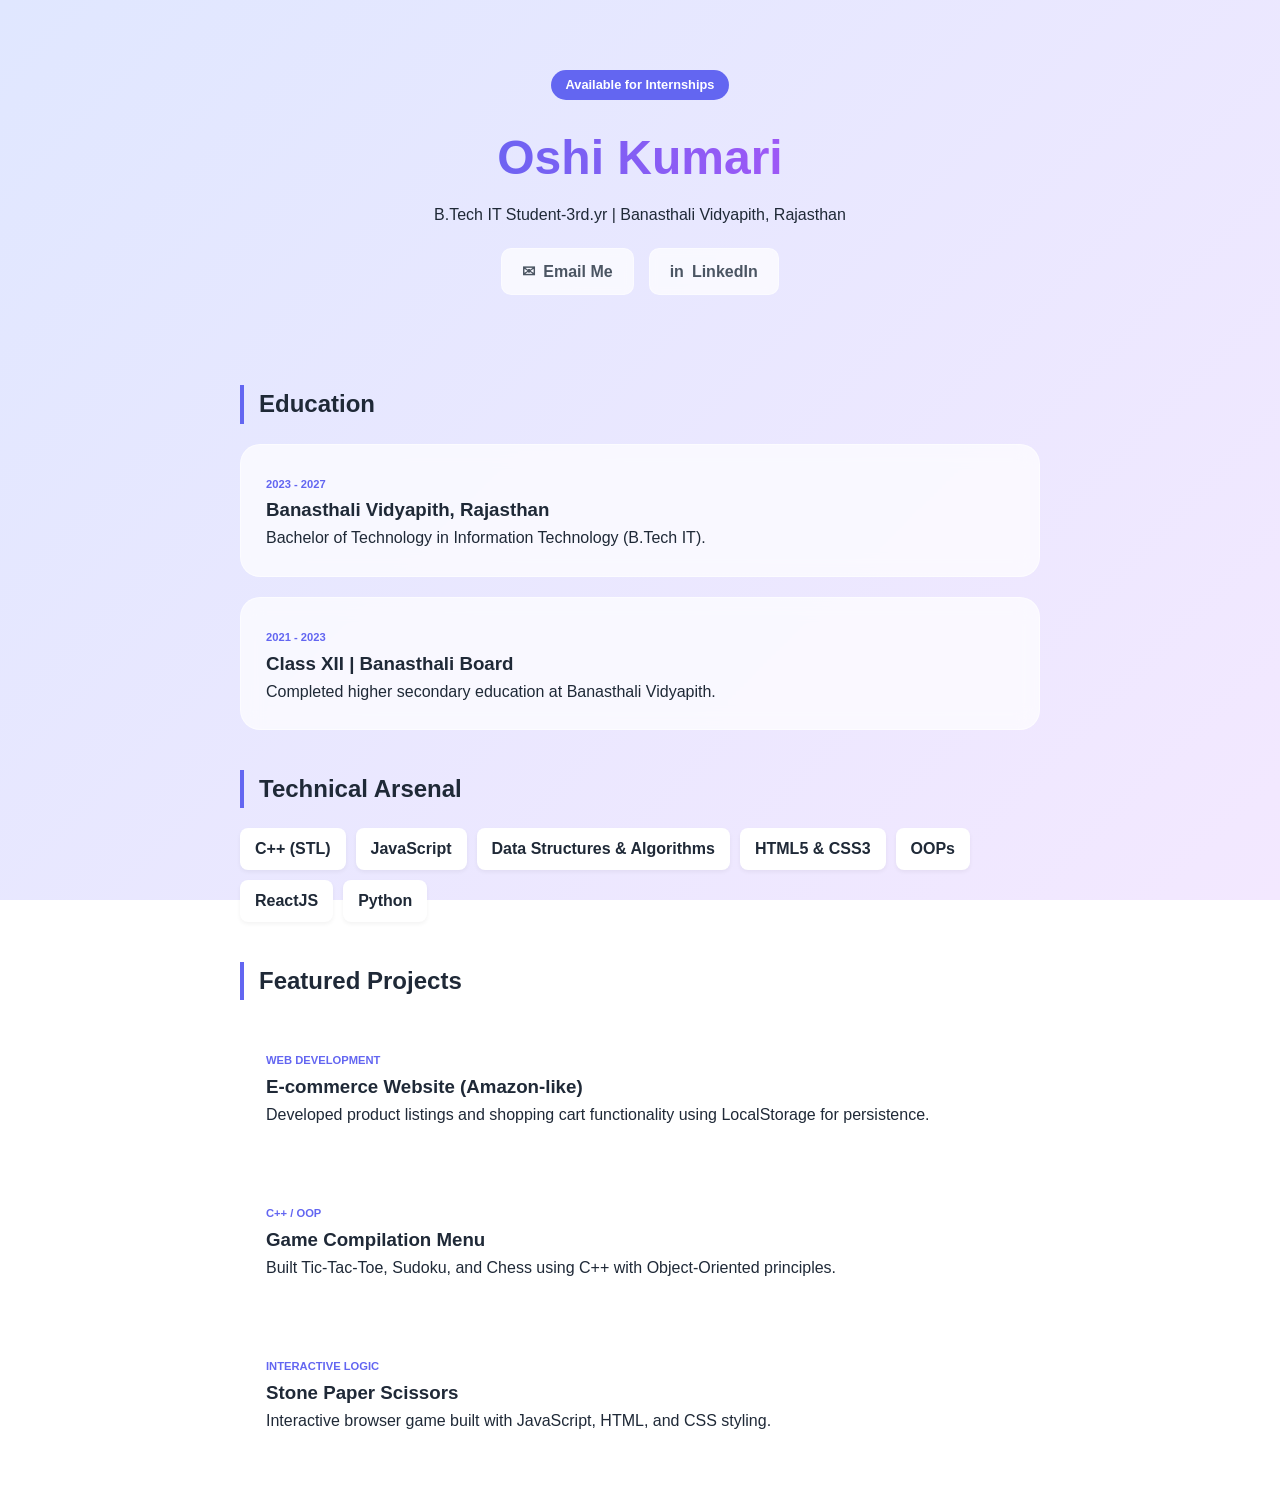
<file: index.html>
<!DOCTYPE html>
<html lang="en">
<head>
    <meta charset="UTF-8">
    <meta name="viewport" content="width=device-width, initial-scale=1.0">
    <title>Oshi Kumari | Portfolio</title>
    <link rel="stylesheet" href="style.css">
</head>
<body>

    <header>
        <div class="status-badge">Available for Internships</div>
        <h1>Oshi Kumari</h1>
        <p class="subtitle">B.Tech IT Student-3rd.yr | Banasthali Vidyapith, Rajasthan</p>
        
        <div class="social-container">
            <a href="mailto:oshikumari1519@gmail.com" class="social-btn email">
                <span>✉</span> Email Me
            </a>
            <a href="https://www.linkedin.com/in/oshikumari" target="_blank" class="social-btn linkedin">
                <span>in</span> LinkedIn
            </a>
        </div>
    </header>

    <main>
        <section id="education">
            <h2>Education</h2>
            <div class="card">
                <span class="card-tag">2023 - 2027</span>
                <h3>Banasthali Vidyapith, Rajasthan</h3>
                <p>Bachelor of Technology in Information Technology (B.Tech IT).</p>
            </div>
            <div class="card">
                <span class="card-tag">2021 - 2023</span>
                <h3>Class XII | Banasthali Board</h3>
                <p>Completed higher secondary education at Banasthali Vidyapith.</p>
            </div>
        </section>

        <section id="skills">
            <h2>Technical Arsenal</h2>
            <div class="skills-grid">
                <div class="skill-tag">C++ (STL)</div>
                <div class="skill-tag">JavaScript</div>
                <div class="skill-tag">Data Structures & Algorithms</div>
                <div class="skill-tag">HTML5 & CSS3</div>
                <div class="skill-tag">OOPs</div>
                <div class="skill-tag">ReactJS </div>
                <div class="skill-tag"> Python</div>
            </div>
        </section>

        <section id="projects">
            <h2>Featured Projects</h2>

            <div class="card">
                <span class="card-tag">Web Development</span>
                <h3>E-commerce Website (Amazon-like)</h3>
                <p>Developed product listings and shopping cart functionality using LocalStorage for persistence.</p>
            </div>

            <div class="card">
                <span class="card-tag">C++ / OOP</span>
                <h3>Game Compilation Menu</h3>
                <p>Built Tic-Tac-Toe, Sudoku, and Chess using C++ with Object-Oriented principles.</p>
            </div>

            <div class="card">
                <span class="card-tag">Interactive Logic</span>
                <h3>Stone Paper Scissors</h3>
                <p>Interactive browser game built with JavaScript, HTML, and CSS styling.</p>
            </div>
        </section>
    </main>

</body>

</html>
</file>
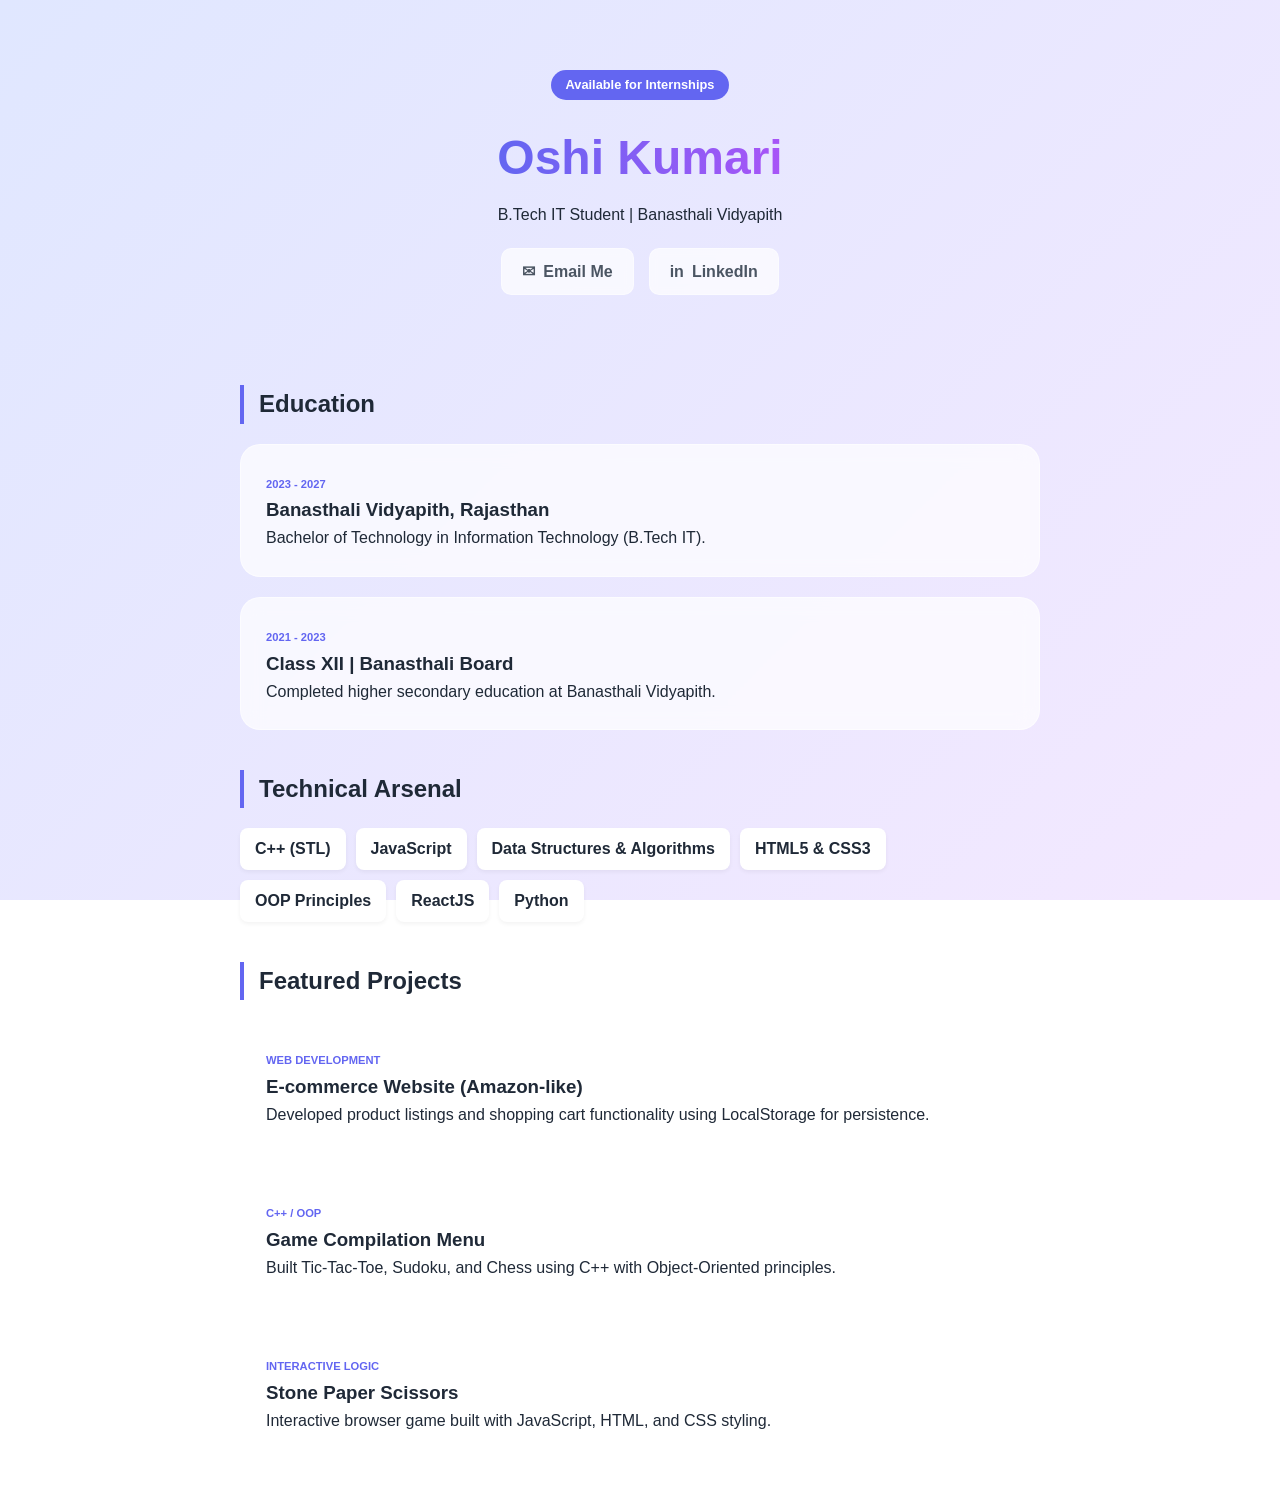
<file: port.html>
<!DOCTYPE html>
<html lang="en">
<head>
    <meta charset="UTF-8">
    <meta name="viewport" content="width=device-width, initial-scale=1.0">
    <title>Oshi Kumari | Portfolio</title>
    <link rel="stylesheet" href="port.css">
</head>
<body>

    <header>
        <div class="status-badge">Available for Internships</div>
        <h1>Oshi Kumari</h1>
        <p class="subtitle">B.Tech IT Student | Banasthali Vidyapith</p>
        
        <div class="social-container">
            <a href="mailto:oshikumari1519@gmail.com" class="social-btn email">
                <span>✉</span> Email Me
            </a>
            <a href="https://www.linkedin.com/in/oshikumari" target="_blank" class="social-btn linkedin">
                <span>in</span> LinkedIn
            </a>
        </div>
    </header>

    <main>
        <section id="education">
            <h2>Education</h2>
            <div class="card">
                <span class="card-tag">2023 - 2027</span>
                <h3>Banasthali Vidyapith, Rajasthan</h3>
                <p>Bachelor of Technology in Information Technology (B.Tech IT).</p>
            </div>
            <div class="card">
                <span class="card-tag">2021 - 2023</span>
                <h3>Class XII | Banasthali Board</h3>
                <p>Completed higher secondary education at Banasthali Vidyapith.</p>
            </div>
        </section>

        <section id="skills">
            <h2>Technical Arsenal</h2>
            <div class="skills-grid">
                <div class="skill-tag">C++ (STL)</div>
                <div class="skill-tag">JavaScript</div>
                <div class="skill-tag">Data Structures & Algorithms</div>
                <div class="skill-tag">HTML5 & CSS3</div>
                <div class="skill-tag">OOP Principles</div>
                <div class="skill-tag">ReactJS </div>
                <div class="skill-tag"> Python</div>
            </div>
        </section>

        <section id="projects">
            <h2>Featured Projects</h2>

            <div class="card">
                <span class="card-tag">Web Development</span>
                <h3>E-commerce Website (Amazon-like)</h3>
                <p>Developed product listings and shopping cart functionality using LocalStorage for persistence.</p>
            </div>

            <div class="card">
                <span class="card-tag">C++ / OOP</span>
                <h3>Game Compilation Menu</h3>
                <p>Built Tic-Tac-Toe, Sudoku, and Chess using C++ with Object-Oriented principles.</p>
            </div>

            <div class="card">
                <span class="card-tag">Interactive Logic</span>
                <h3>Stone Paper Scissors</h3>
                <p>Interactive browser game built with JavaScript, HTML, and CSS styling.</p>
            </div>
        </section>
    </main>

</body>

</html>
</file>
<file: style.css>
/* DESIGN SYSTEM */
:root {
    --primary: #6366f1;
    --accent: #a855f7;
    --bg-gradient: linear-gradient(135deg, #e0e7ff 0%, #f3e8ff 100%);
    --glass: rgba(255, 255, 255, 0.7);
    --text-main: #1f2937;
    --text-muted: #4b5563;
}

* {
    margin: 0;
    padding: 0;
    box-sizing: border-box;
}

body {
    background: var(--bg-gradient);
    background-attachment: fixed;
    color: var(--text-main);
    font-family: 'Segoe UI', sans-serif;
    line-height: 1.6;
    display: flex;
    flex-direction: column;
    align-items: center;
    padding: 20px;
}

/* HEADER & PROFILE PHOTO */
header {
    text-align: center;
    padding: 50px 20px;
    max-width: 800px;
    animation: fadeIn 1s ease-out;
}
.status-badge {
    background: var(--primary);
    color: white;
    padding: 5px 15px;
    border-radius: 50px;
    font-size: 0.8rem;
    font-weight: 600;
    display: inline-block;
    margin-bottom: 20px;
    animation: pulse 2s infinite;
}

h1 {
    font-size: 3rem;
    margin-bottom: 5px;
    background: linear-gradient(to right, var(--primary), var(--accent));
    -webkit-background-clip: text;
    -webkit-text-fill-color: transparent;
}

/* SOCIAL BUTTONS */
.social-container {
    display: flex;
    justify-content: center;
    gap: 15px;
    margin-top: 20px;
}

.social-btn {
    text-decoration: none;
    padding: 10px 20px;
    border-radius: 10px;
    font-weight: 600;
    display: flex;
    align-items: center;
    gap: 8px;
    background: var(--glass);
    color: var(--text-muted);
    border: 1px solid rgba(255, 255, 255, 0.4);
    backdrop-filter: blur(5px);
    transition: 0.3s;
}

.social-btn:hover {
    transform: translateY(-3px);
    background: white;
    box-shadow: 0 5px 15px rgba(0,0,0,0.1);
}

/* CARDS & LAYOUT */
main {
    max-width: 800px;
    width: 100%;
}

h2 {
    font-size: 1.5rem;
    margin: 40px 0 20px;
    border-left: 4px solid var(--primary);
    padding-left: 15px;
}

.card {
    background: var(--glass);
    backdrop-filter: blur(10px);
    padding: 25px;
    border-radius: 20px;
    margin-bottom: 20px;
    border: 1px solid rgba(255, 255, 255, 0.5);
    transition: 0.3s;
}

.card:hover {
    transform: scale(1.01);
}

.card-tag {
    font-size: 0.7rem;
    color: var(--primary);
    font-weight: 800;
    text-transform: uppercase;
}

.skills-grid {
    display: flex;
    flex-wrap: wrap;
    gap: 10px;
}

.skill-tag {
    background: white;
    padding: 8px 15px;
    border-radius: 8px;
    font-weight: 600;
    box-shadow: 0 2px 4px rgba(0,0,0,0.05);
}

/* ANIMATIONS */
@keyframes fadeIn {
    from { opacity: 0; transform: translateY(20px); }
    to { opacity: 1; transform: translateY(0); }
}

@keyframes pulse {
    0% { transform: scale(1); }
    50% { transform: scale(1.05); }
    100% { transform: scale(1); }

}
</file>
<file: port.css>
/* DESIGN SYSTEM */
:root {
    --primary: #6366f1;
    --accent: #a855f7;
    --bg-gradient: linear-gradient(135deg, #e0e7ff 0%, #f3e8ff 100%);
    --glass: rgba(255, 255, 255, 0.7);
    --text-main: #1f2937;
    --text-muted: #4b5563;
}

* {
    margin: 0;
    padding: 0;
    box-sizing: border-box;
}

body {
    background: var(--bg-gradient);
    background-attachment: fixed;
    color: var(--text-main);
    font-family: 'Segoe UI', sans-serif;
    line-height: 1.6;
    display: flex;
    flex-direction: column;
    align-items: center;
    padding: 20px;
}

/* HEADER & PROFILE PHOTO */
header {
    text-align: center;
    padding: 50px 20px;
    max-width: 800px;
    animation: fadeIn 1s ease-out;
}
.status-badge {
    background: var(--primary);
    color: white;
    padding: 5px 15px;
    border-radius: 50px;
    font-size: 0.8rem;
    font-weight: 600;
    display: inline-block;
    margin-bottom: 20px;
    animation: pulse 2s infinite;
}

h1 {
    font-size: 3rem;
    margin-bottom: 5px;
    background: linear-gradient(to right, var(--primary), var(--accent));
    -webkit-background-clip: text;
    -webkit-text-fill-color: transparent;
}

/* SOCIAL BUTTONS */
.social-container {
    display: flex;
    justify-content: center;
    gap: 15px;
    margin-top: 20px;
}

.social-btn {
    text-decoration: none;
    padding: 10px 20px;
    border-radius: 10px;
    font-weight: 600;
    display: flex;
    align-items: center;
    gap: 8px;
    background: var(--glass);
    color: var(--text-muted);
    border: 1px solid rgba(255, 255, 255, 0.4);
    backdrop-filter: blur(5px);
    transition: 0.3s;
}

.social-btn:hover {
    transform: translateY(-3px);
    background: white;
    box-shadow: 0 5px 15px rgba(0,0,0,0.1);
}

/* CARDS & LAYOUT */
main {
    max-width: 800px;
    width: 100%;
}

h2 {
    font-size: 1.5rem;
    margin: 40px 0 20px;
    border-left: 4px solid var(--primary);
    padding-left: 15px;
}

.card {
    background: var(--glass);
    backdrop-filter: blur(10px);
    padding: 25px;
    border-radius: 20px;
    margin-bottom: 20px;
    border: 1px solid rgba(255, 255, 255, 0.5);
    transition: 0.3s;
}

.card:hover {
    transform: scale(1.01);
}

.card-tag {
    font-size: 0.7rem;
    color: var(--primary);
    font-weight: 800;
    text-transform: uppercase;
}

.skills-grid {
    display: flex;
    flex-wrap: wrap;
    gap: 10px;
}

.skill-tag {
    background: white;
    padding: 8px 15px;
    border-radius: 8px;
    font-weight: 600;
    box-shadow: 0 2px 4px rgba(0,0,0,0.05);
}

/* ANIMATIONS */
@keyframes fadeIn {
    from { opacity: 0; transform: translateY(20px); }
    to { opacity: 1; transform: translateY(0); }
}

@keyframes pulse {
    0% { transform: scale(1); }
    50% { transform: scale(1.05); }
    100% { transform: scale(1); }

}
</file>
